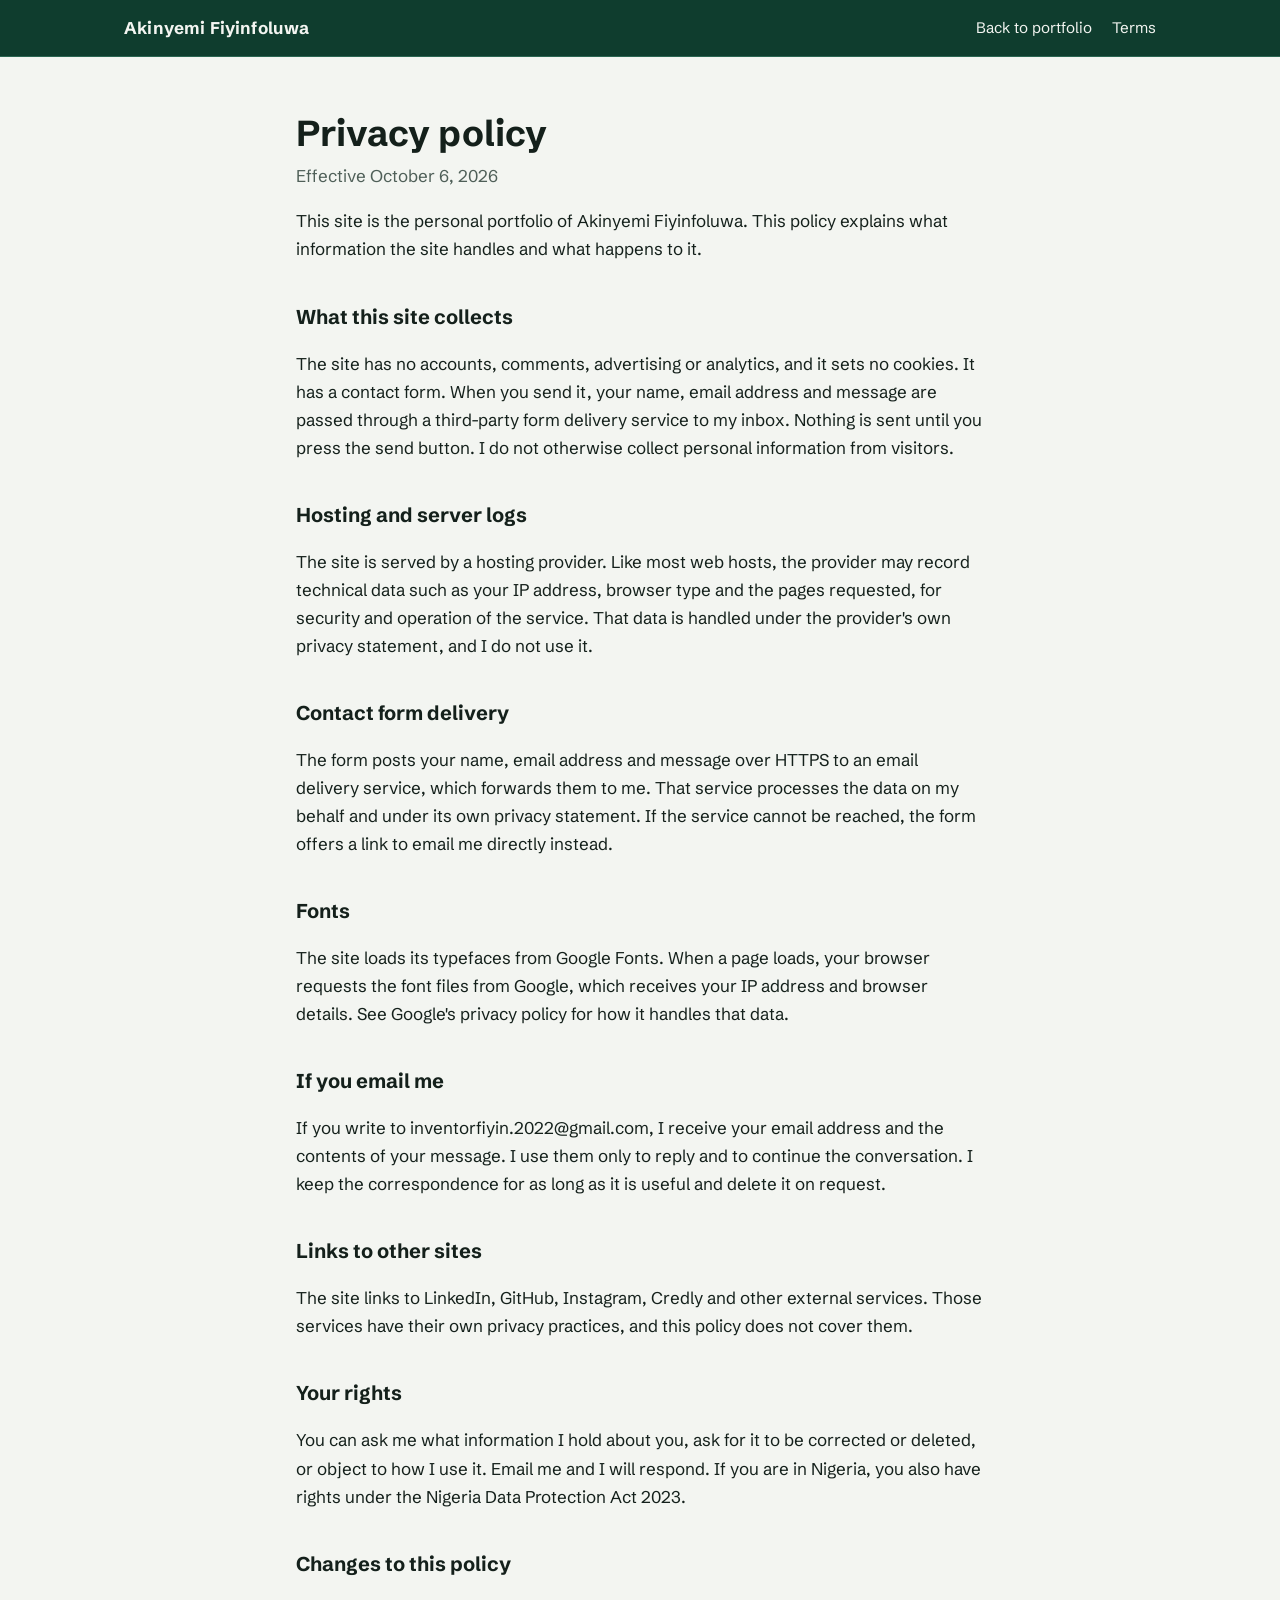
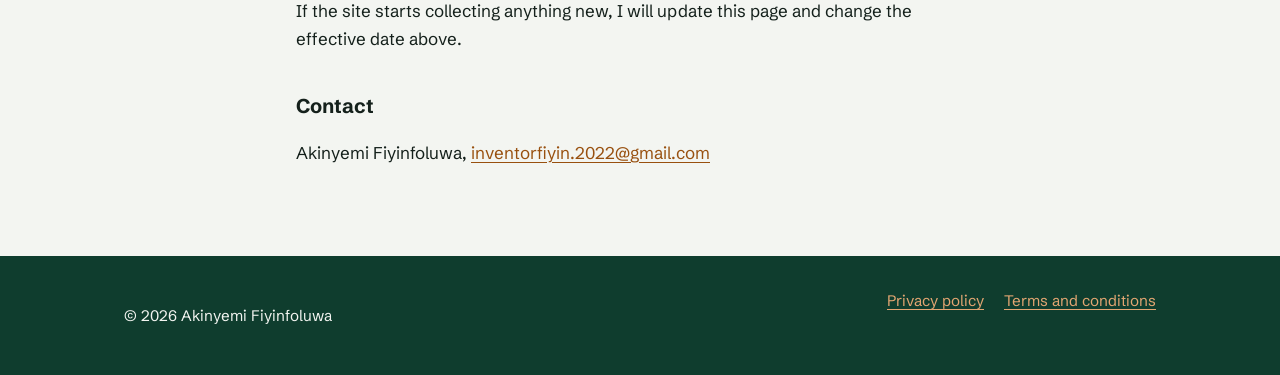
<file: privacy.html>
<!DOCTYPE html>
<html lang="en">
<head>
<meta charset="utf-8">
<meta name="viewport" content="width=device-width, initial-scale=1">
<title>Privacy policy | Akinyemi Fiyinfoluwa</title>
<meta name="robots" content="noindex,follow">
<link rel="icon" href="favicon.svg" type="image/svg+xml">
<link rel="preconnect" href="https://fonts.googleapis.com">
<link rel="preconnect" href="https://fonts.gstatic.com" crossorigin>
<link rel="stylesheet" href="https://fonts.googleapis.com/css2?family=JetBrains+Mono:wght@400;500&family=Schibsted+Grotesk:wght@400;600;700&display=swap">
<link rel="stylesheet" href="styles.css">
</head>
<body>
<header class="site">
  <div class="wrap">
    <a class="brand" href="index.html">Akinyemi Fiyinfoluwa</a>
    <nav aria-label="Main"><ul><li><a href="index.html">Back to portfolio</a></li><li><a href="terms.html">Terms</a></li></ul></nav>
  </div>
</header>

<main class="legal">
  <div class="wrap">
    <h1>Privacy policy</h1>
    <p class="meta">Effective October 6, 2026</p>

    <p>This site is the personal portfolio of Akinyemi Fiyinfoluwa. This policy explains what information the site handles and what happens to it.</p>

    <h2>What this site collects</h2>
    <p>The site has no accounts, comments, advertising or analytics, and it sets no cookies. It has a contact form. When you send it, your name, email address and message are passed through a third-party form delivery service to my inbox. Nothing is sent until you press the send button. I do not otherwise collect personal information from visitors.</p>

    <h2>Hosting and server logs</h2>
    <p>The site is served by a hosting provider. Like most web hosts, the provider may record technical data such as your IP address, browser type and the pages requested, for security and operation of the service. That data is handled under the provider's own privacy statement, and I do not use it.</p>

    <h2>Contact form delivery</h2>
    <p>The form posts your name, email address and message over HTTPS to an email delivery service, which forwards them to me. That service processes the data on my behalf and under its own privacy statement. If the service cannot be reached, the form offers a link to email me directly instead.</p>

    <h2>Fonts</h2>
    <p>The site loads its typefaces from Google Fonts. When a page loads, your browser requests the font files from Google, which receives your IP address and browser details. See Google's privacy policy for how it handles that data.</p>

    <h2>If you email me</h2>
    <p>If you write to inventorfiyin.2022@gmail.com, I receive your email address and the contents of your message. I use them only to reply and to continue the conversation. I keep the correspondence for as long as it is useful and delete it on request.</p>

    <h2>Links to other sites</h2>
    <p>The site links to LinkedIn, GitHub, Instagram, Credly and other external services. Those services have their own privacy practices, and this policy does not cover them.</p>

    <h2>Your rights</h2>
    <p>You can ask me what information I hold about you, ask for it to be corrected or deleted, or object to how I use it. Email me and I will respond. If you are in Nigeria, you also have rights under the Nigeria Data Protection Act 2023.</p>

    <h2>Changes to this policy</h2>
    <p>If the site starts collecting anything new, I will update this page and change the effective date above.</p>

    <h2>Contact</h2>
    <p>Akinyemi Fiyinfoluwa, <a href="mailto:inventorfiyin.2022@gmail.com">inventorfiyin.2022@gmail.com</a></p>
  </div>
</main>

<footer class="site">
  <div class="wrap">
    <p>&copy; 2026 Akinyemi Fiyinfoluwa</p>
    <ul><li><a href="privacy.html">Privacy policy</a></li><li><a href="terms.html">Terms and conditions</a></li></ul>
  </div>
</footer>
</body>
</html>
</file>
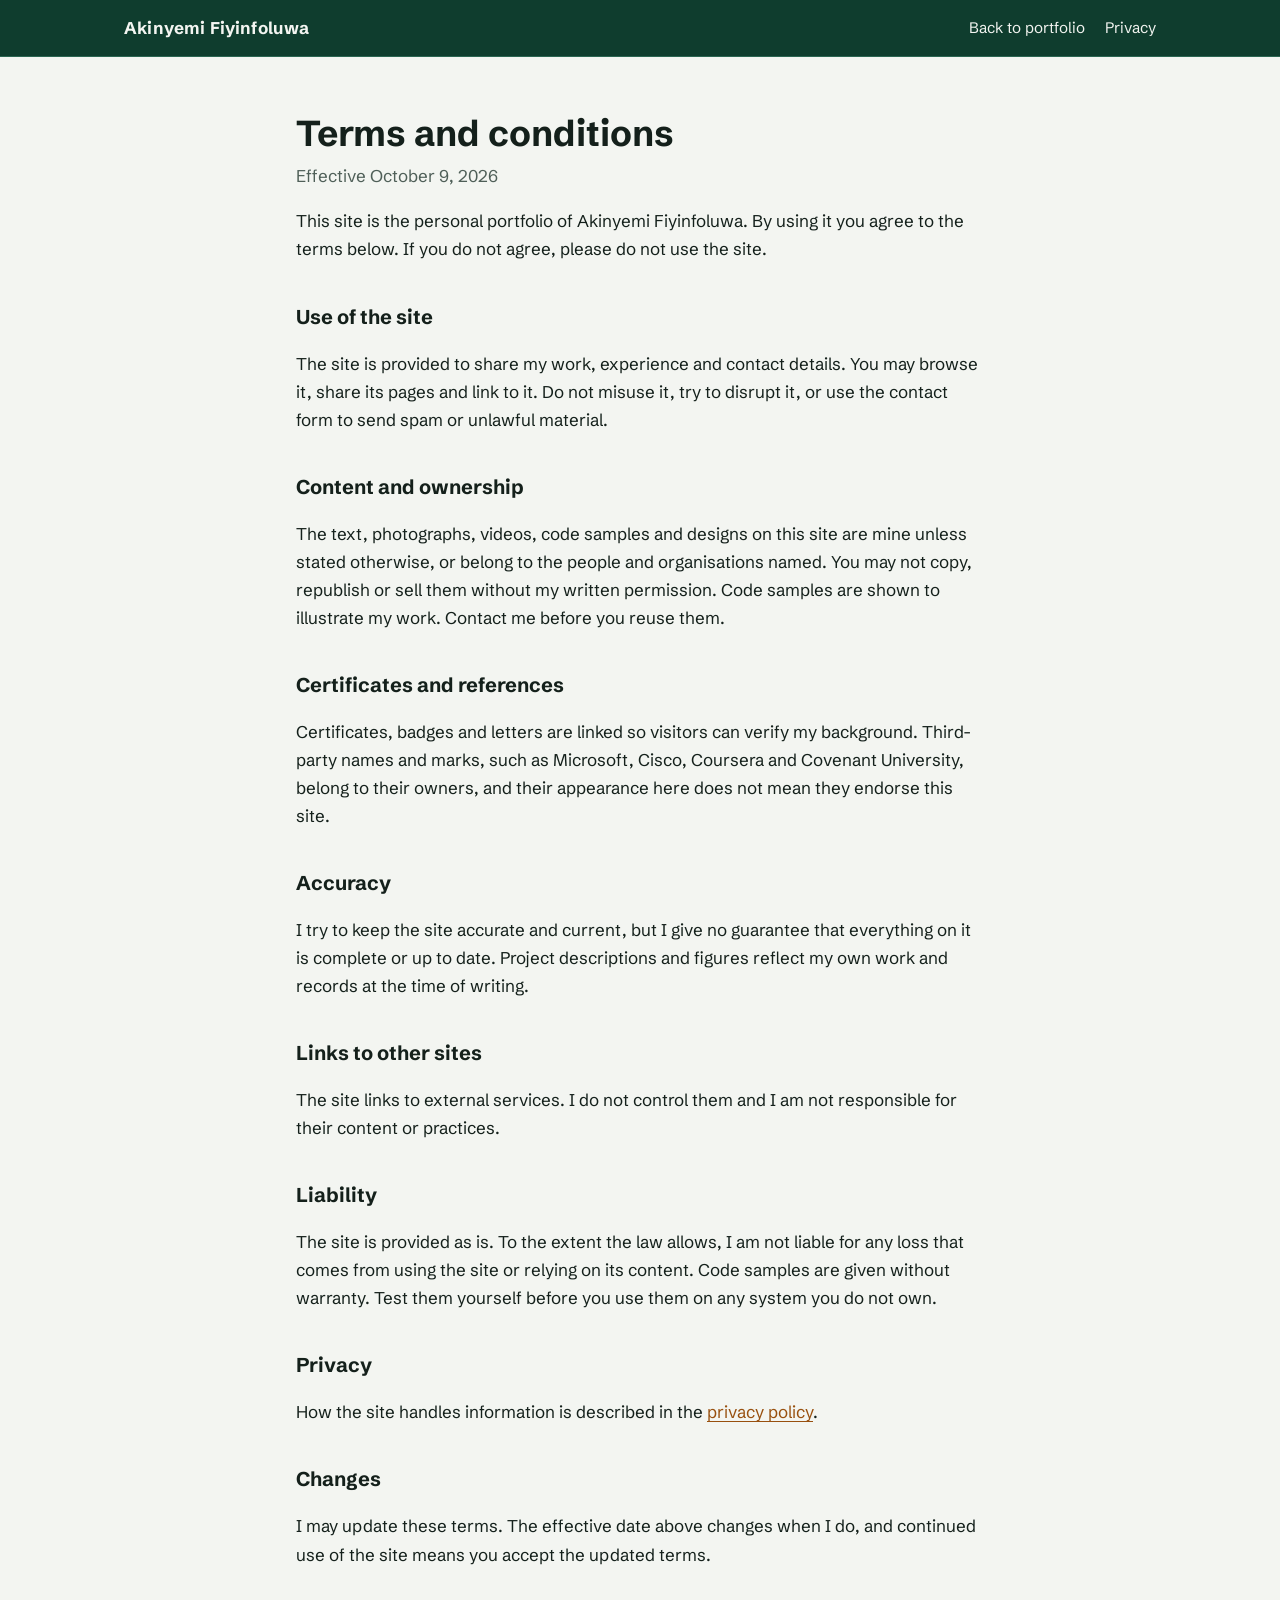
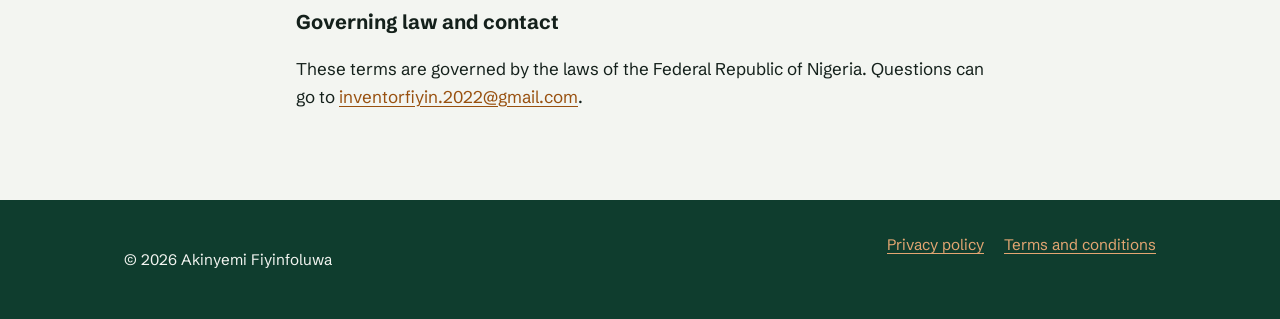
<file: terms.html>
<!DOCTYPE html>
<html lang="en">
<head>
<meta charset="utf-8">
<meta name="viewport" content="width=device-width, initial-scale=1">
<title>Terms and conditions | Akinyemi Fiyinfoluwa</title>
<meta name="robots" content="noindex,follow">
<link rel="icon" href="favicon.svg" type="image/svg+xml">
<link rel="preconnect" href="https://fonts.googleapis.com">
<link rel="preconnect" href="https://fonts.gstatic.com" crossorigin>
<link rel="stylesheet" href="https://fonts.googleapis.com/css2?family=JetBrains+Mono:wght@400;500&family=Schibsted+Grotesk:wght@400;600;700&display=swap">
<link rel="stylesheet" href="styles.css">
</head>
<body>
<header class="site">
  <div class="wrap">
    <a class="brand" href="index.html">Akinyemi Fiyinfoluwa</a>
    <nav aria-label="Main"><ul><li><a href="index.html">Back to portfolio</a></li><li><a href="privacy.html">Privacy</a></li></ul></nav>
  </div>
</header>

<main class="legal">
  <div class="wrap">
    <h1>Terms and conditions</h1>
    <p class="meta">Effective October 9, 2026</p>

    <p>This site is the personal portfolio of Akinyemi Fiyinfoluwa. By using it you agree to the terms below. If you do not agree, please do not use the site.</p>

    <h2>Use of the site</h2>
    <p>The site is provided to share my work, experience and contact details. You may browse it, share its pages and link to it. Do not misuse it, try to disrupt it, or use the contact form to send spam or unlawful material.</p>

    <h2>Content and ownership</h2>
    <p>The text, photographs, videos, code samples and designs on this site are mine unless stated otherwise, or belong to the people and organisations named. You may not copy, republish or sell them without my written permission. Code samples are shown to illustrate my work. Contact me before you reuse them.</p>

    <h2>Certificates and references</h2>
    <p>Certificates, badges and letters are linked so visitors can verify my background. Third-party names and marks, such as Microsoft, Cisco, Coursera and Covenant University, belong to their owners, and their appearance here does not mean they endorse this site.</p>

    <h2>Accuracy</h2>
    <p>I try to keep the site accurate and current, but I give no guarantee that everything on it is complete or up to date. Project descriptions and figures reflect my own work and records at the time of writing.</p>

    <h2>Links to other sites</h2>
    <p>The site links to external services. I do not control them and I am not responsible for their content or practices.</p>

    <h2>Liability</h2>
    <p>The site is provided as is. To the extent the law allows, I am not liable for any loss that comes from using the site or relying on its content. Code samples are given without warranty. Test them yourself before you use them on any system you do not own.</p>

    <h2>Privacy</h2>
    <p>How the site handles information is described in the <a href="privacy.html">privacy policy</a>.</p>

    <h2>Changes</h2>
    <p>I may update these terms. The effective date above changes when I do, and continued use of the site means you accept the updated terms.</p>

    <h2>Governing law and contact</h2>
    <p>These terms are governed by the laws of the Federal Republic of Nigeria. Questions can go to <a href="mailto:inventorfiyin.2022@gmail.com">inventorfiyin.2022@gmail.com</a>.</p>
  </div>
</main>

<footer class="site">
  <div class="wrap">
    <p>&copy; 2026 Akinyemi Fiyinfoluwa</p>
    <ul><li><a href="privacy.html">Privacy policy</a></li><li><a href="terms.html">Terms and conditions</a></li></ul>
  </div>
</footer>
</body>
</html>
</file>
<file: styles.css>
:root{
  --mask:#0F3D2E; --mask-line:#2B6652; --paper:#F3F5F1; --ink:#14201B; --muted:#4F5F58;
  --rule:#C9D1CA; --copper:#98500F; --copper-lt:#E3A672;
  --sans:"Schibsted Grotesk","Helvetica Neue",Arial,sans-serif;
  --mono:"JetBrains Mono",ui-monospace,Menlo,Consolas,monospace;
  color-scheme:light;
}
*{box-sizing:border-box}
html{scroll-behavior:smooth;scroll-padding-top:4.5rem}
@media (prefers-reduced-motion:reduce){html{scroll-behavior:auto}}
body{margin:0;background:var(--paper);color:var(--ink);font:1.0625rem/1.65 var(--sans)}
img,video{max-width:100%;display:block}
a{color:var(--copper);text-underline-offset:3px}
a:hover{color:var(--ink)}
:focus-visible{outline:3px solid var(--copper);outline-offset:3px}
.skip{position:absolute;left:-999px;top:0;background:var(--ink);color:var(--paper);padding:.6rem 1rem;z-index:20}
.skip:focus{left:0}
.wrap{max-width:1080px;margin:0 auto;padding:0 1.5rem}

header.site{position:sticky;top:0;z-index:10;background:var(--mask);color:var(--paper);border-bottom:1px solid var(--mask-line)}
header.site .wrap{display:flex;align-items:center;justify-content:space-between;gap:1rem;min-height:3.5rem;flex-wrap:wrap}
header.site a{color:var(--paper);text-decoration:none}
header.site .brand{font-weight:700;letter-spacing:.01em}
header.site nav ul{display:flex;gap:1.25rem;list-style:none;margin:0;padding:0;flex-wrap:wrap;font-size:.95rem}
header.site nav a:hover{color:var(--copper-lt);text-decoration:underline}

.btn{display:inline-block;padding:.7rem 1.2rem;border:2px solid var(--copper-lt);border-radius:2px;text-decoration:none;font-weight:600;color:var(--paper)}
.btn.primary{background:var(--copper-lt);color:var(--ink)}
.btn:hover{background:var(--paper);border-color:var(--paper);color:var(--ink)}

.hero{background:var(--mask);color:var(--paper);padding:4rem 0 4.5rem}
.hero .wrap{display:grid;grid-template-columns:1.5fr 1fr;gap:3rem;align-items:start}
.hero h1{font-size:clamp(2.5rem,6vw,4.25rem);line-height:1.05;margin:0 0 .5rem;letter-spacing:-.02em}
.hero .role{font-size:1.35rem;margin:0 0 1rem;color:var(--copper-lt);font-weight:600}
.hero .lead{max-width:34rem;margin:0 0 1.75rem}
.hero .actions{display:flex;gap:.75rem;flex-wrap:wrap;margin-bottom:2.25rem}
.spec{margin:0;border-top:1px solid var(--mask-line);max-width:34rem}
.spec div{display:grid;grid-template-columns:7rem 1fr;gap:1rem;padding:.6rem 0;border-bottom:1px solid var(--mask-line)}
.spec dt{font-family:var(--mono);font-size:.85rem;color:var(--copper-lt)}
.spec dd{margin:0}
.hero img{width:100%;aspect-ratio:4/5;object-fit:cover;border-radius:2px;border:1px solid var(--mask-line);background:var(--mask-line)}

section.block{padding:4rem 0;border-bottom:1px solid var(--rule)}
section.block .wrap{display:grid;grid-template-columns:200px 1fr;gap:2.5rem}
section.block>.wrap>h2{margin:0;font-size:1.35rem;line-height:1.3}
.body>*:first-child{margin-top:0}
.body p{max-width:42rem}
h3{font-size:1.2rem;line-height:1.35;margin:0 0 .25rem}
.meta{color:var(--muted);margin:0 0 .5rem}
.tags{display:flex;flex-wrap:wrap;gap:.4rem;list-style:none;margin:.75rem 0 0;padding:0;font-family:var(--mono);font-size:.82rem}
.tags li{border:1px solid var(--rule);border-radius:2px;padding:.15rem .5rem;background:#fff}

.skills{display:grid;grid-template-columns:repeat(2,1fr);gap:2rem}
.skills ul{margin:.5rem 0 0;padding:0;list-style:none}
.skills li{padding:.35rem 0;border-bottom:1px solid var(--rule)}

.item{padding:0 0 2rem;margin:0 0 2rem;border-bottom:1px solid var(--rule)}
.item:last-child{border-bottom:0;margin-bottom:0;padding-bottom:0}
.project img{width:100%;aspect-ratio:16/9;object-fit:cover;border-radius:2px;border:1px solid var(--rule);margin-bottom:1rem;background:var(--rule)}
.photos{display:grid;grid-template-columns:repeat(2,1fr);gap:1rem;margin:1rem 0}
.photos img,.item video{width:100%;border-radius:2px;border:1px solid var(--rule);background:var(--ink)}
.photos img{aspect-ratio:3/4;object-fit:cover}

.contact-list{list-style:none;margin:1.5rem 0 0;padding:0;max-width:42rem}
.contact-list li{display:grid;grid-template-columns:8rem 1fr;gap:1rem;padding:.7rem 0;border-bottom:1px solid var(--rule)}
.contact-list span{color:var(--muted)}

footer.site{background:var(--mask);color:var(--paper);padding:2rem 0;font-size:.95rem}
footer.site .wrap{display:flex;justify-content:space-between;flex-wrap:wrap;gap:1rem}
footer.site a{color:var(--copper-lt)}
footer.site a:hover{color:var(--paper)}
footer.site ul{display:flex;gap:1.25rem;list-style:none;margin:0;padding:0}

.legal{padding:3.5rem 0 4.5rem}
.legal .wrap{max-width:46rem}
.legal h1{font-size:2.25rem;line-height:1.15;margin:0 0 .5rem}
.legal h2{font-size:1.25rem;margin:2.25rem 0 .5rem}
.legal ul{padding-left:1.25rem}

@media (max-width:860px){
  .hero .wrap,section.block .wrap{grid-template-columns:1fr;gap:1.5rem}
  .hero img{max-width:20rem;aspect-ratio:1/1}
  .skills{grid-template-columns:1fr}
  section.block{padding:3rem 0}
}
@media (max-width:520px){
  .photos{grid-template-columns:1fr}
  .spec div,.contact-list li{grid-template-columns:1fr;gap:.1rem}
}

.status{margin:0 0 1.25rem;font-family:var(--mono);font-size:.9rem;color:var(--copper-lt)}
.status::before{content:"";display:inline-block;width:.55rem;height:.55rem;background:var(--copper-lt);margin-right:.6rem}
.filters{display:flex;flex-wrap:wrap;gap:.5rem;margin-bottom:2rem}
.filters button,.cform button{font:inherit;cursor:pointer}
.filters button{padding:.45rem .9rem;border:1px solid var(--ink);border-radius:2px;background:transparent;color:var(--ink);font-weight:600}
.filters button[aria-pressed="true"]{background:var(--ink);color:var(--paper)}
.project[hidden]{display:none}
details{margin-top:1rem}
summary{cursor:pointer;font-weight:600;color:var(--copper)}
.specs{margin:.75rem 0;font-family:var(--mono);font-size:.88rem}
.specs div{display:grid;grid-template-columns:8rem 1fr;gap:1rem;padding:.35rem 0;border-bottom:1px solid var(--rule)}
.specs dt{color:var(--muted)}.specs dd{margin:0}
.cform{margin-top:2.5rem;max-width:34rem}
.cform div{margin-bottom:1rem}
.cform label{display:block;font-weight:600;margin-bottom:.25rem}
.cform input,.cform textarea{width:100%;font:inherit;padding:.6rem .7rem;border:1px solid var(--muted);border-radius:2px;background:#fff;color:var(--ink)}
.cform button.btn{color:var(--paper);background:var(--mask);border-color:var(--mask)}
.err{color:#9B2C1A;margin:.25rem 0 0;font-size:.92rem}
.term{margin-top:2.5rem;background:var(--mask);color:var(--paper);border-radius:2px;font-family:var(--mono);font-size:.88rem;max-width:42rem}
.term-h{margin:0;padding:.6rem 1rem;border-bottom:1px solid var(--mask-line);color:var(--copper-lt)}
#tout{padding:1rem;height:14rem;overflow-y:auto;white-space:pre-wrap;word-break:break-word}
#tout .c{color:var(--copper-lt)}
#tf{display:flex;gap:.5rem;padding:.7rem 1rem;border-top:1px solid var(--mask-line)}
#tf input{flex:1;background:transparent;border:0;color:#fff;font:inherit;outline:0}
#tf:focus-within{outline:3px solid var(--copper-lt);outline-offset:-3px}
.sr{position:absolute;left:-999px}
@media (max-width:520px){.specs div{grid-template-columns:1fr;gap:.1rem}}

/* Contact form states and honeypot */
.hp{position:absolute;left:-999px;width:1px;height:1px;overflow:hidden}
.cform button[disabled]{opacity:.6;cursor:progress}
.cform .ok{color:var(--mask)}

/* Lighting thumbnails on the portfolio page */
.photos.reels{grid-template-columns:repeat(auto-fill,minmax(0,9.5rem));justify-content:start}
.photos.reels a{display:block}
.photos.reels img{aspect-ratio:9/16}

/* Lighting gallery page */
:root{--stage:#08231A}
body.stage{background:var(--stage);color:var(--paper)}
body.stage a{color:var(--copper-lt)}
body.stage a:hover{color:var(--paper)}
.stage-head{padding:4rem 0 2.5rem;border-bottom:1px solid var(--mask-line)}
.stage-head h1{font-size:clamp(2.25rem,5vw,3.5rem);line-height:1.08;letter-spacing:-.02em;margin:0 0 1rem}
.stage-head .lead{max-width:38rem;margin:0 0 2rem}
.stage-head .spec{max-width:38rem}
.gallery{padding:3rem 0 5rem}
.gallery h2{font-size:1.35rem;margin:0 0 1.5rem}
.clips{display:grid;grid-template-columns:repeat(auto-fill,minmax(14rem,16rem));gap:2rem 1.5rem;justify-content:start;list-style:none;margin:0;padding:0}
.clip{display:block;text-decoration:none;color:var(--paper)}
.clip .frame{position:relative;display:block;aspect-ratio:9/16;overflow:hidden;border:1px solid var(--mask-line);border-radius:2px;background:#000}
.clip img{width:100%;height:100%;object-fit:cover}
.clip .play{position:absolute;left:.75rem;bottom:.75rem;width:2.75rem;height:2.75rem;border-radius:2px;background:var(--copper-lt);display:grid;place-items:center}
.clip .play::before{content:"";width:0;height:0;border-left:.8rem solid var(--ink);border-top:.5rem solid transparent;border-bottom:.5rem solid transparent;margin-left:.2rem}
.clip .len{position:absolute;right:.75rem;bottom:.75rem;background:rgba(0,0,0,.72);color:var(--paper);font-family:var(--mono);font-size:.82rem;padding:.15rem .45rem;border-radius:2px}
.clip h3{margin:.9rem 0 .2rem;font-size:1.05rem}
.clip .cap{display:block;color:#C9D6CF;font-size:.95rem;line-height:1.5}
.clip:hover .frame,.clip:focus-visible .frame{border-color:var(--copper-lt)}
.clip:hover h3{text-decoration:underline;text-underline-offset:3px}
body.stage :focus-visible{outline-color:var(--copper-lt)}

dialog#viewer{border:1px solid var(--mask-line);border-radius:2px;background:#000;color:var(--paper);padding:0;max-width:min(94vw,64rem);max-height:94vh;overflow:hidden}
dialog#viewer::backdrop{background:rgba(0,0,0,.88)}
.v-bar{display:flex;align-items:center;justify-content:space-between;gap:1rem;padding:.6rem .9rem;border-bottom:1px solid var(--mask-line);font-size:.95rem}
.v-bar .t{font-weight:600}
.v-bar .ctl{display:flex;gap:.5rem}
.v-bar button{font:inherit;cursor:pointer;background:transparent;color:var(--paper);border:1px solid var(--mask-line);border-radius:2px;padding:.3rem .75rem}
.v-bar button:hover{border-color:var(--copper-lt);color:var(--copper-lt)}
#viewer video{display:block;margin:0 auto;max-width:100%;max-height:calc(94vh - 3.5rem);background:#000}
.photos.reels img{height:auto}
body.stage a.clip{color:var(--paper)}
body.stage a.clip:hover{color:var(--paper)}

/* Code block on project cards */
pre.code{margin:.75rem 0 0;padding:1rem;background:var(--mask);color:var(--paper);border-radius:2px;font-family:var(--mono);font-size:.8rem;line-height:1.55;overflow-x:auto;max-height:28rem}
pre.code code{font:inherit}

/* Lighting gallery: clips that have no video yet */
.slot{display:block;color:var(--paper)}
.slot .frame{position:relative;display:grid;place-items:center;aspect-ratio:9/16;overflow:hidden;border:1px dashed var(--mask-line);border-radius:2px;background:linear-gradient(160deg,#0C2E22,#08231A)}
.slot .frame img{position:absolute;inset:0;width:100%;height:100%;object-fit:cover;filter:brightness(.45) saturate(.8)}
.slot .soon{position:relative;font-family:var(--mono);font-size:.82rem;background:rgba(0,0,0,.72);color:var(--copper-lt);padding:.3rem .6rem;border-radius:2px}
.slot h3{margin:.9rem 0 .2rem;font-size:1.05rem}
.slot .cap{display:block;color:#C9D6CF;font-size:.95rem;line-height:1.5}
</file>
